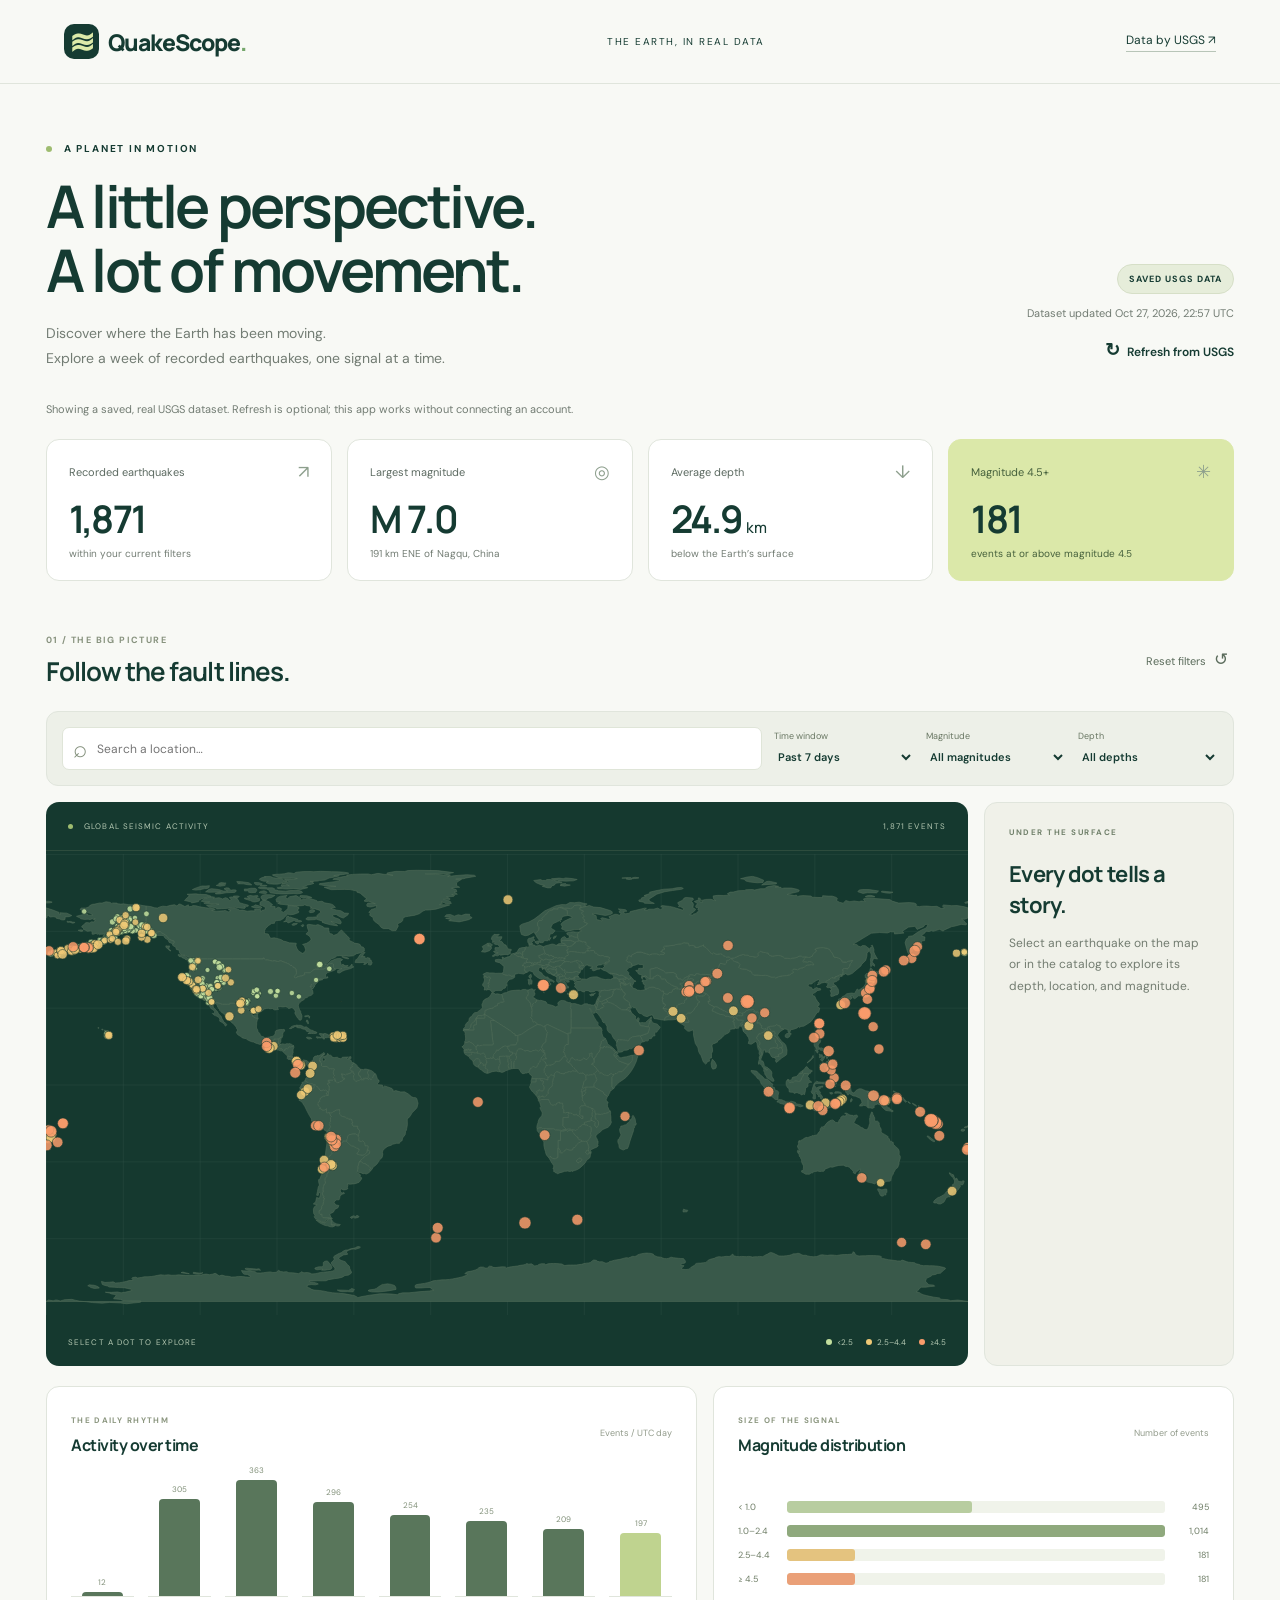
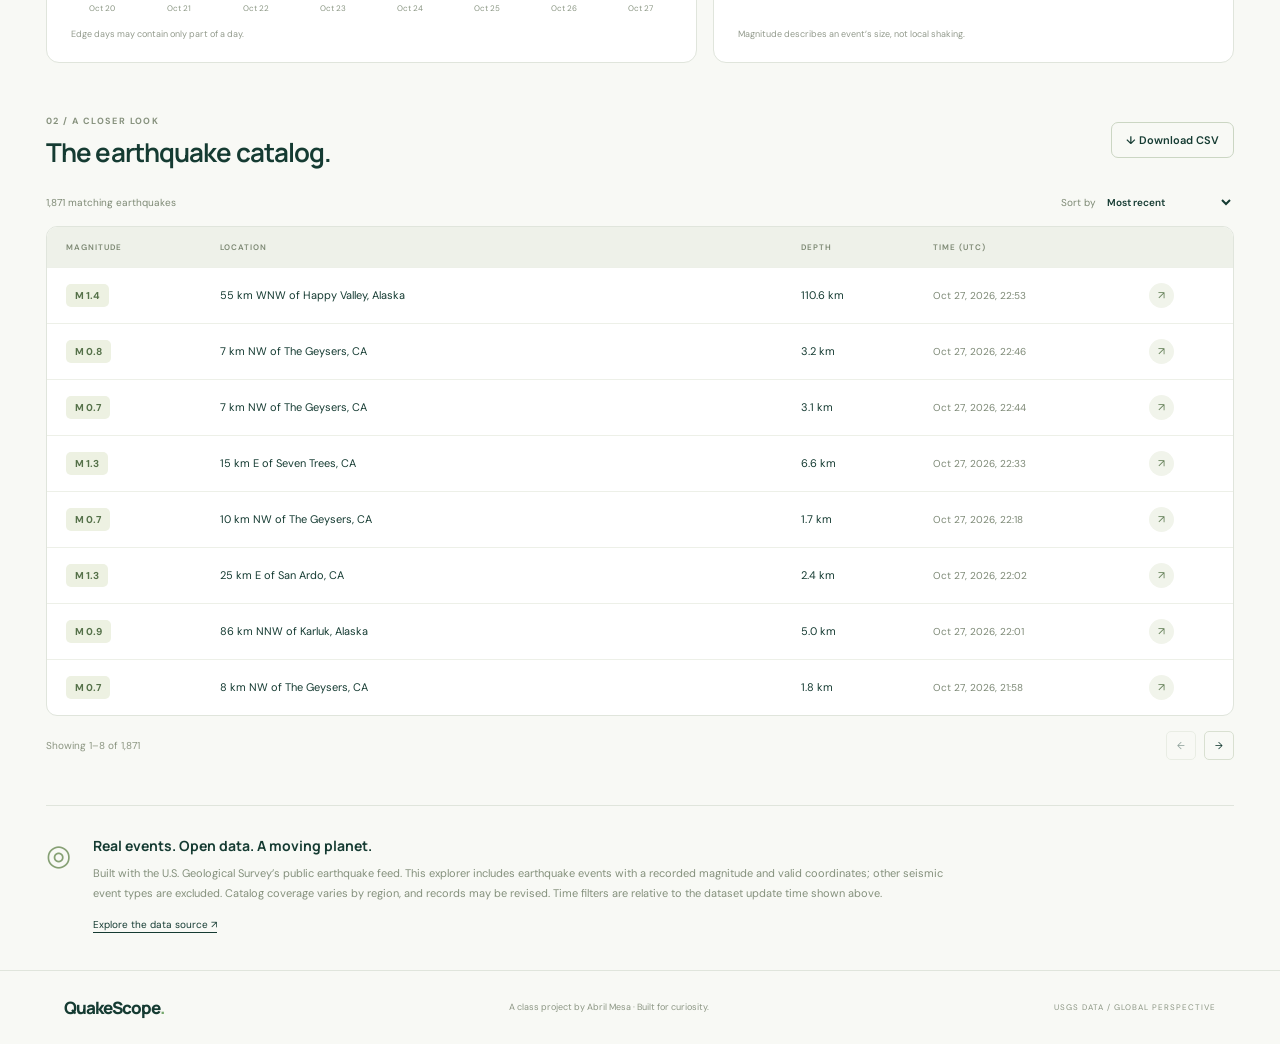
<file: index.html>
<!doctype html>
<html lang="en">
<head>
  <meta charset="utf-8"><meta name="viewport" content="width=device-width, initial-scale=1">
  <meta name="description" content="Explore real earthquake data from the US Geological Survey with an interactive world map, charts, and a searchable catalog.">
  <meta name="theme-color" content="#103c32">
  <title>QuakeScope · A planet in motion</title>
  <link rel="icon" href="favicon.svg" type="image/svg+xml">
  <link rel="stylesheet" href="styles.css">
  <script src="model.js" defer></script><script src="app.js" defer></script>
</head>
<body>
  <header class="topbar"><a class="brand" href="./" aria-label="QuakeScope home"><span class="brand-icon">≋</span> QuakeScope<span class="brand-dot">.</span></a><span class="top-label">THE EARTH, IN REAL DATA</span><a class="source-link" href="https://earthquake.usgs.gov/earthquakes/feed/v1.0/geojson.php" target="_blank" rel="noopener">Data by USGS <span aria-hidden="true">↗</span></a></header>
  <main>
    <section class="intro"><div><div class="eyebrow"><span class="tiny-dot"></span> A PLANET IN MOTION</div><h1>A little perspective.<br>A lot of movement.</h1><p>Discover where the Earth has been moving.<br class="desktop-break"> Explore a week of recorded earthquakes, one signal at a time.</p></div><aside class="data-note"><div class="status-pill" id="data-mode">LOADING DATA</div><p id="snapshot-date">Opening the USGS dataset…</p><button class="refresh" id="refresh" disabled><span aria-hidden="true">↻</span> Refresh from USGS</button></aside></section>
    <div class="notice" id="notice" role="status" aria-live="polite">Loading earthquake records…</div>
    <section class="stats" aria-label="Earthquake summary">
      <article class="stat"><div class="stat-label">Recorded earthquakes <span>↗</span></div><div class="stat-value" id="stat-count">—</div><p>within your current filters</p></article>
      <article class="stat"><div class="stat-label">Largest magnitude <span>◎</span></div><div class="stat-value" id="stat-largest">—</div><p id="largest-place">moment of greatest magnitude</p></article>
      <article class="stat"><div class="stat-label">Average depth <span>↓</span></div><div class="stat-value" id="stat-depth">—</div><p>below the Earth’s surface</p></article>
      <article class="stat accent"><div class="stat-label">Magnitude 4.5+ <span>✳</span></div><div class="stat-value" id="stat-strong">—</div><p>events at or above magnitude 4.5</p></article>
    </section>
    <section class="explorer" aria-label="Explore earthquakes">
      <div class="section-heading"><div><span class="eyebrow">01 / THE BIG PICTURE</span><h2>Follow the fault lines.</h2></div><button class="text-button" id="reset" disabled>Reset filters <span aria-hidden="true">↺</span></button></div>
      <div class="filters"><label class="search"><span aria-hidden="true">⌕</span><input id="search" type="search" placeholder="Search a location…" aria-label="Search earthquake locations" disabled></label><label>Time window<select id="period" disabled><option value="168">Past 7 days</option><option value="72">Past 72 hours</option><option value="24">Past 24 hours</option></select></label><label>Magnitude<select id="magnitude" disabled><option value="all">All magnitudes</option><option value="2.5">2.5 and above</option><option value="4.5">4.5 and above</option><option value="6">6.0 and above</option></select></label><label>Depth<select id="depth" disabled><option value="all">All depths</option><option value="shallow">Shallow · ≤70 km</option><option value="deep">Deep · >70 km</option></select></label></div>
      <div class="map-grid"><div class="map-panel"><div class="map-top"><span><span class="tiny-dot"></span> GLOBAL SEISMIC ACTIVITY</span><span id="map-count">— EVENTS</span></div><div id="map" class="map-container"><svg id="world-map" viewBox="0 0 1000 500" role="group" aria-label="World earthquake map. Select a plotted event to view its details."><defs><pattern id="grid" width="83.3333" height="83.3333" patternUnits="userSpaceOnUse"><path d="M 83.3333 0 L 0 0 0 83.3333" fill="none" stroke="#36584d" stroke-width="0.6"/></pattern></defs><rect width="1000" height="500" fill="url(#grid)"/><g id="land"></g><g id="points"></g></svg></div><div class="map-bottom"><span>SELECT A DOT TO EXPLORE</span><div class="legend"><span><i class="low"></i> &lt;2.5</span><span><i class="mid"></i> 2.5–4.4</span><span><i class="high"></i> ≥4.5</span></div></div></div>
      <aside class="event-detail" aria-live="polite"><div class="eyebrow">UNDER THE SURFACE</div><div id="event-details"><h3>Every dot tells a story.</h3><p>Select an earthquake on the map or in the catalog to explore its depth, location, and magnitude.</p></div></aside></div>
    </section>
    <section class="charts-grid" aria-label="Data visualizations"><article class="chart-card"><div class="chart-header"><div><span class="eyebrow">THE DAILY RHYTHM</span><h3>Activity over time</h3></div><span class="chart-unit">Events / UTC day</span></div><div id="timeline" class="timeline" role="img" aria-label="Earthquakes per day"></div><p class="chart-footnote">Edge days may contain only part of a day.</p></article><article class="chart-card"><div class="chart-header"><div><span class="eyebrow">SIZE OF THE SIGNAL</span><h3>Magnitude distribution</h3></div><span class="chart-unit">Number of events</span></div><div id="distribution" class="distribution" role="img" aria-label="Earthquakes by magnitude"></div><p class="chart-footnote">Magnitude describes an event’s size, not local shaking.</p></article></section>
    <section class="catalog"><div class="section-heading"><div><span class="eyebrow">02 / A CLOSER LOOK</span><h2>The earthquake catalog.</h2></div><button class="download-button" id="download" disabled>↓ Download CSV</button></div><div class="catalog-tools"><p id="results-count" role="status" aria-live="polite">Loading records…</p><label>Sort by <select id="sort" disabled><option value="recent">Most recent</option><option value="magnitude">Largest magnitude</option><option value="depth">Deepest first</option></select></label></div><div class="table-wrapper"><table><thead><tr><th scope="col">Magnitude</th><th scope="col">Location</th><th scope="col">Depth</th><th scope="col">Time (UTC)</th><th scope="col"><span class="sr-only">Details</span></th></tr></thead><tbody id="events"></tbody></table><div id="empty" class="empty" hidden>No earthquakes match these filters. Try another location or reset your filters.</div></div><div class="pagination"><span id="page-info">—</span><div><button id="previous" aria-label="Previous page" disabled>←</button><button id="next" aria-label="Next page" disabled>→</button></div></div></section>
    <section class="about"><span class="about-icon" aria-hidden="true">◎</span><div><h3>Real events. Open data. A moving planet.</h3><p>Built with the U.S. Geological Survey’s public earthquake feed. This explorer includes earthquake events with a recorded magnitude and valid coordinates; other seismic event types are excluded. Catalog coverage varies by region, and records may be revised. Time filters are relative to the dataset update time shown above.</p><a href="https://earthquake.usgs.gov/earthquakes/feed/v1.0/geojson.php" target="_blank" rel="noopener">Explore the data source ↗</a></div></section>
  </main>
  <footer><a class="brand" href="./">QuakeScope<span class="brand-dot">.</span></a><span>A class project by Abril Mesa · Built for curiosity.</span><span>USGS DATA / GLOBAL PERSPECTIVE</span></footer>
</body></html>
</file>
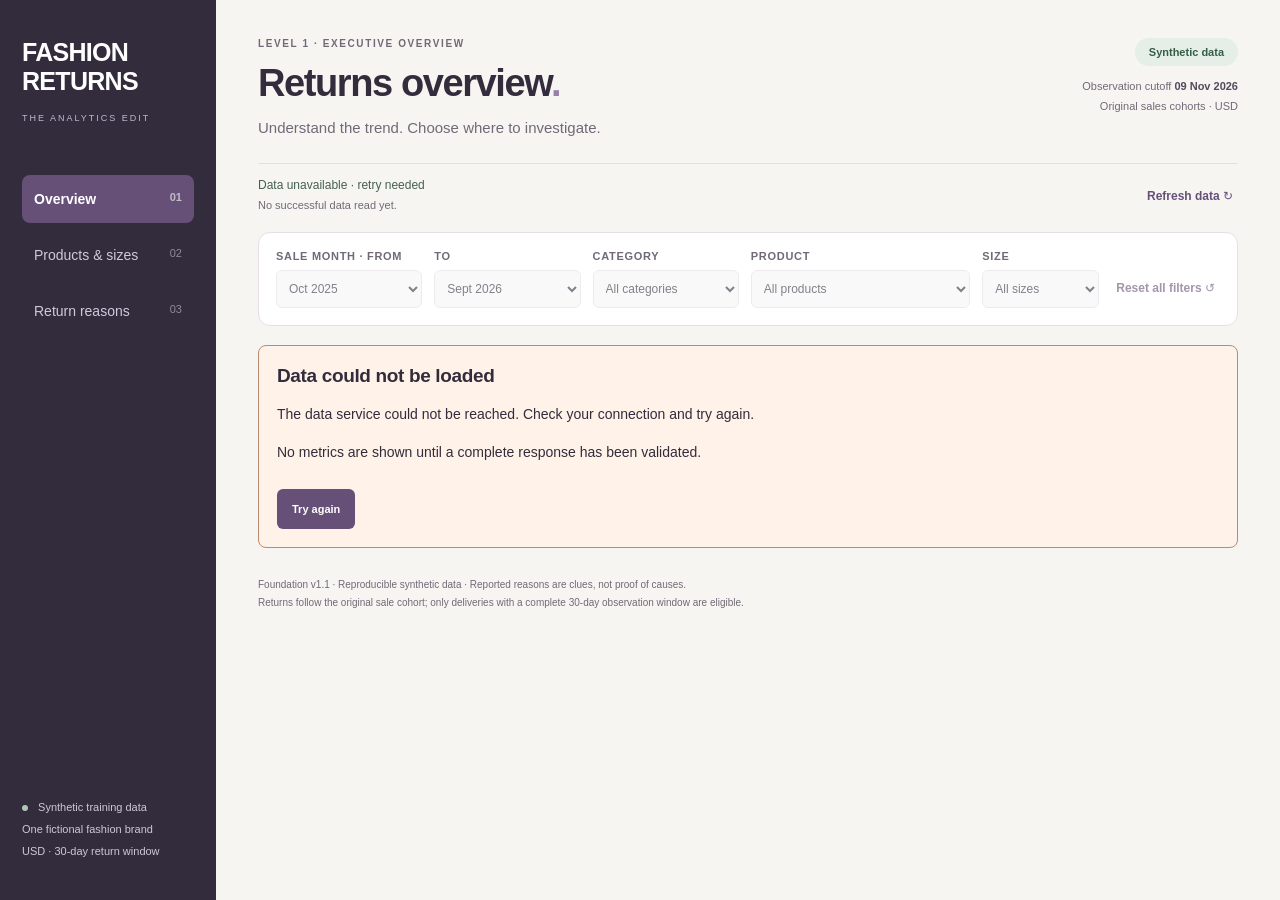
<file: fashion-returns/index.html>
<!doctype html>
<html lang="en"><head><meta charset="UTF-8"><meta name="viewport" content="width=device-width,initial-scale=1"><meta name="theme-color" content="#332c3c"><title>Fashion Returns · Analytics</title><link rel="stylesheet" href="styles.css"><script src="config.js"></script><script type="module" src="app.js"></script></head>
<body><a class="skip" href="#main">Skip to content</a>
<aside class="sidebar"><a class="brand" href="#view=overview" data-view="overview">FASHION<br> RETURNS<span>THE ANALYTICS EDIT</span></a><nav aria-label="Main navigation"><button data-view="overview" class="active">Overview <span>01</span></button><button data-view="products">Products & sizes <span>02</span></button><button data-view="reasons">Return reasons <span>03</span></button></nav><div class="sidebar-note"><span class="dot"></span> Synthetic training data<br>One fictional fashion brand<br>USD · 30-day return window</div></aside>
<main id="main" tabindex="-1"><header><div><p class="eyebrow" id="level-label">LEVEL 1 · EXECUTIVE OVERVIEW</p><h1 id="page-title" tabindex="-1">Returns overview<span>.</span></h1><p class="subtitle" id="page-subtitle">Understand the trend. Choose where to investigate.</p></div><div class="source-label"><span class="badge">Synthetic data</span><p>Observation cutoff <strong>09 Nov 2026</strong><br>Original sales cohorts · USD</p></div></header>
<section class="connection" aria-label="Data status"><div><span id="source-status" role="status" aria-live="polite" aria-atomic="true">Connecting to data…</span><small id="freshness"></small></div><button id="reload" class="text-button">Refresh data ↻</button></section>
<div id="notice" role="status" aria-live="polite" hidden></div>
<form id="filters" class="filters" aria-label="Sales cohort filters"><div><label for="start">SALE MONTH · FROM</label><select id="start"></select></div><div><label for="end">TO</label><select id="end"></select></div><div><label for="category">CATEGORY</label><select id="category"><option value="">All categories</option></select></div><div><label for="product">PRODUCT</label><select id="product"><option value="">All products</option></select></div><div><label for="size">SIZE</label><select id="size"><option value="">All sizes</option></select></div><button id="reset" type="button" class="text-button">Reset all filters ↺</button></form>
<p class="context" id="context" role="status" aria-live="polite"></p>
<div id="content" aria-busy="true"><p class="loading" role="status">Loading the approved data foundation…</p></div>
<footer>Foundation v1.1 · Reproducible synthetic data · Reported reasons are clues, not proof of causes.<br>Returns follow the original sale cohort; only deliveries with a complete 30-day observation window are eligible.</footer></main>
<dialog id="metric-dialog" aria-labelledby="metric-title" aria-describedby="metric-definition"><form method="dialog"><button aria-label="Close metric definition" class="close">×</button></form><h2 id="metric-title"></h2><p id="metric-definition"></p></dialog>

<dialog id="finding-menu" aria-labelledby="finding-title"><form method="dialog"><button class="close" aria-label="Close KPI actions">×</button></form><h2 id="finding-title"></h2><p id="finding-scope"></p><button class="button" id="share-finding">Share finding</button></dialog>
<dialog id="email-connection" aria-labelledby="email-title"><form method="dialog"><button class="close" aria-label="Close email connection">×</button></form><h2 id="email-title">Share finding · Email connection</h2><p id="email-context" class="email-scope"></p><p><strong>Checkpoint 1: connect your sender.</strong> This screen can inspect settings and make a read-only Resend check. No email-send action is enabled.</p><p id="email-status" role="status" aria-live="polite"></p><p id="email-recipient"></p><p id="email-checked"></p><div id="lab-phrase-wrap" hidden><label for="lab-phrase">Lab access phrase (not the Resend API key)</label><input id="lab-phrase" type="password" autocomplete="off" maxlength="256"><small>Used for this request only; cleared after checking or closing. Never enter your Resend API key here.</small></div><div class="email-buttons"><button class="button secondary" id="email-refresh-status">Refresh settings status</button><button class="button" id="email-check">Check connection · no email sent</button></div><details><summary>Server settings you enter in Vercel</summary><p>Production settings: RESEND_API_KEY (Full access key, entered only in Vercel); LAB_EMAIL_TO (your Resend account email); LAB_ACCESS_KEY (a random phrase of 32–256 characters). Redeploy after saving. Sender: onboarding@resend.dev. Other recipients require an appropriately verified sending domain.</p><p>Configured settings do not prove permission to send/read an email or actual inbox receipt. Those are checked in later checkpoints.</p></details></dialog>
<dialog id="record-dialog" aria-labelledby="record-title"><form method="dialog"><button class="close" aria-label="Close record detail">×</button></form><h2 id="record-title">Record detail · sales.units_sold</h2><p id="record-scope" class="email-scope"></p><p><strong>Protected read/write path.</strong> The browser never holds a database key. Requests go to this app's server function, which checks your lab access phrase and calls Supabase with a server-only secret key. Data is synthetic.</p><p id="record-status" role="status" aria-live="polite"></p><div class="record-phrase"><label for="record-phrase">Lab access phrase (kept in this tab's memory only; cleared on close)</label><input id="record-phrase" type="password" autocomplete="off" maxlength="256"></div><div class="email-buttons"><button class="button" id="record-load-lines">Read sale lines</button></div><div id="record-lines"></div><div id="record-detail"></div></dialog>
<dialog id="trello-dialog" aria-labelledby="trello-title"><form method="dialog"><button class="close" aria-label="Close follow-up task">×</button></form><h2 id="trello-title">Follow-up task · Trello</h2><p id="trello-scope" class="email-scope"></p><p><strong>Server-side connection.</strong> Your Trello key and token stay in Vercel. The browser only sends your lab access phrase; the destination list is fixed on the server (TRELLO_LIST_ID).</p><p id="trello-status" role="status" aria-live="polite"></p><div id="trello-destination"></div><div class="record-phrase"><label for="trello-phrase">Lab access phrase (kept in this tab's memory only; cleared on close)</label><input id="trello-phrase" type="password" autocomplete="off" maxlength="256"></div><div class="email-buttons"><button class="button secondary" id="trello-inspect" type="button">Check destination · no card created</button></div><form id="trello-form" class="record-edit"><h3>Card content (editable)</h3><label for="trello-card-title">Title (one line, max 200)</label><input id="trello-card-title" maxlength="200" required><label for="trello-card-desc">Description: evidence, requested next step, useful response</label><textarea id="trello-card-desc" rows="14" maxlength="8000" required></textarea><button class="button" type="submit">Review card →</button></form><div id="trello-review"></div></dialog>
</body></html>
</file>
<file: styles.css>
@import url('https://fonts.googleapis.com/css2?family=DM+Sans:wght@400;450;500;550;600;650;700&family=Manrope:wght@400;500;600;650;700;750;800&display=swap');
:root{--paper:#f8f9f5;--ink:#153b32;--muted:#727c73;--line:#e0e5dc;--green:#2f6652;--mint:#dbe8a9;--orange:#f7a36c}*{box-sizing:border-box}body{margin:0;background:var(--paper);color:var(--ink);font:14px 'DM Sans',Arial,sans-serif}a{color:inherit}button,input,select{font:inherit}button,a,select,input{-webkit-tap-highlight-color:transparent}button{cursor:pointer}button:disabled{cursor:default;opacity:.45}button:focus-visible,a:focus-visible,select:focus-visible,input:focus-visible,svg circle:focus-visible{outline:3px solid #d57540;outline-offset:4px}.topbar{max-width:1400px;margin:auto;padding:24px 5%;display:flex;justify-content:space-between;align-items:center;border-bottom:1px solid var(--line)}.brand{display:flex;align-items:center;text-decoration:none;font:800 23px 'Manrope',Arial,sans-serif;letter-spacing:-1px}.brand-icon{display:grid;place-items:center;background:var(--ink);color:#dceaa9;width:35px;height:35px;margin-right:9px;border-radius:10px;font-size:31px;line-height:1}.brand-dot{color:#75a76c}.top-label,.source-link{font-size:10px;letter-spacing:1.5px}.source-link{letter-spacing:0;font-size:12px;text-decoration:none;border-bottom:1px solid #b8c5b8;padding-bottom:3px}main{max-width:1260px;margin:auto;padding:0 36px}.intro{display:flex;justify-content:space-between;gap:20px;align-items:flex-end;padding:58px 0 31px}.eyebrow{font-size:10px;font-weight:700;letter-spacing:1.8px}.tiny-dot{display:inline-block;background:#9ebc70;border-radius:50%;width:6px;height:6px;margin-right:8px}.intro h1{font:650 clamp(38px,4.6vw,59px)/1.08 'Manrope',Arial,sans-serif;letter-spacing:-2.8px;margin:19px 0 20px}.intro p{color:var(--muted);line-height:1.75;font-size:14px;margin:0}.data-note{text-align:right;padding-bottom:3px;max-width:300px}.status-pill{display:inline-block;font-size:9px;font-weight:700;letter-spacing:1px;background:#e6edda;border:1px solid #d6dfc7;border-radius:100px;padding:8px 11px}.data-note p{font-size:11px;line-height:1.6;margin:11px 0}.refresh{border:0;background:transparent;color:var(--ink);padding:5px 0;font-weight:600;font-size:12px}.refresh span{font-size:18px;margin-right:4px}.notice{font-size:11px;line-height:1.6;color:var(--muted);padding:0 0 20px}.notice.error{color:#a73c29}.stats{display:grid;grid-template-columns:repeat(4,1fr);gap:15px;margin-bottom:48px}.stat{background:#fff;border:1px solid var(--line);padding:20px 22px;border-radius:13px;min-width:0}.stat-label{font-size:11px;color:#5c6a61;display:flex;justify-content:space-between;gap:8px;align-items:center}.stat-label span{font-size:18px;color:#8d9f8d}.stat-value{font:650 38px/1.2 'Manrope',Arial,sans-serif;letter-spacing:-1.5px;margin:12px 0 6px}.stat-value small{font-size:15px;letter-spacing:0;font-weight:500}.stat p{font-size:10px;color:var(--muted);margin:0;overflow:hidden;text-overflow:ellipsis;white-space:nowrap}.stat.accent{background:var(--mint);border-color:var(--mint)}.accent .stat-label,.accent p{color:#45603c}.section-heading{display:flex;justify-content:space-between;align-items:center;gap:15px;margin-bottom:22px}.section-heading .eyebrow{color:#87927e;font-size:9px;letter-spacing:1.4px}h2{font:650 26px/1.3 'Manrope',Arial,sans-serif;letter-spacing:-.9px;margin:8px 0 0}h3{font-family:'Manrope',Arial,sans-serif}.text-button{border:0;background:transparent;color:#5b6c5c;font-size:11px}.text-button span{font-size:17px;margin-left:5px}.filters{display:flex;gap:12px;padding:15px;background:#edf0e8;border:1px solid var(--line);border-radius:12px;margin-bottom:16px;align-items:center}.filters>label{display:flex;flex-direction:column;font-size:9px;color:#697763;gap:4px;min-width:140px}.filters .search{flex:1;display:flex;flex-direction:row;align-items:center;gap:8px;background:white;border:1px solid #dfe5d8;border-radius:7px;padding:0 10px;min-width:160px;height:43px}.search span{font-size:24px;color:#83907c}.search input{width:100%;border:0;background:transparent;outline-offset:1px;font-size:12px;min-width:0;color:var(--ink)}select{border:0;color:var(--ink);font-size:11px;background:transparent;max-width:100%;padding:3px 20px 3px 0;cursor:pointer}.filters select{font-weight:600}.map-grid{display:grid;grid-template-columns:minmax(0,1fr) 250px;gap:16px}.map-panel{background:#15392f;border-radius:13px;overflow:hidden;display:flex;flex-direction:column;justify-content:space-between}.map-top,.map-bottom{display:flex;justify-content:space-between;gap:10px;padding:19px 22px;color:#b4c8b2;font-size:8px;letter-spacing:1.1px}.map-top{border-bottom:1px solid #2d4c3d}.map-top .tiny-dot{width:5px;height:5px}.map-container{position:relative;width:100%;padding:3px 0}#world-map{width:100%;height:auto;display:block}#land path{fill:#39594a;stroke:#526e5a;stroke-width:.6;stroke-linejoin:round}#points circle{cursor:pointer;stroke:#19392f;stroke-width:.7;opacity:.85;transition:opacity .15s}#points circle:hover,#points circle.selected{stroke:white;stroke-width:1.5;opacity:1}.legend{display:flex;gap:13px;letter-spacing:0}.legend span{display:flex;align-items:center;gap:5px}.legend i{width:6px;height:6px;border-radius:50%;display:inline-block}.low{background:#c3df9e}.mid{background:#efc976}.high{background:#fa9c6b}.event-detail{border:1px solid var(--line);border-radius:13px;padding:24px;background:#f0f1e9}.event-detail>.eyebrow{font-size:8px;letter-spacing:1.5px;color:#71816b}.event-detail h3{font-size:22px;line-height:1.4;letter-spacing:-.7px;margin:22px 0 12px}.event-detail p{font-size:12px;line-height:1.8;color:#727c70}.event-magnitude{font:650 55px/1.1 'Manrope',Arial,sans-serif;letter-spacing:-2px;margin:23px 0 10px}.event-magnitude span{font-size:13px;letter-spacing:0;margin-right:4px;color:#849276}.event-title{font-size:15px!important;margin-top:10px!important;letter-spacing:-.3px!important}.event-detail dl{margin:22px 0;display:grid;grid-template-columns:1fr 1fr;gap:15px 9px}.event-detail dt{font-size:8px;color:#758170;letter-spacing:.8px;margin-bottom:5px}.event-detail dd{font-size:11px;margin:0;line-height:1.6}.event-link{font-size:10px;font-weight:600;text-underline-offset:4px}.charts-grid{display:grid;grid-template-columns:1.25fr 1fr;gap:16px;margin:20px 0 47px}.chart-card{border:1px solid var(--line);border-radius:13px;background:white;padding:22px 24px}.chart-header{display:flex;justify-content:space-between;align-items:center;gap:12px}.chart-header .eyebrow{font-size:8px;letter-spacing:1.3px;color:#8b967f}.chart-header h3{font-size:16px;margin:7px 0 0;letter-spacing:-.5px}.chart-unit{font-size:9px;color:#929b8b}.timeline{height:157px;display:flex;gap:14px;align-items:stretch;padding-top:24px}.bar-column{flex:1;min-width:0;display:flex;flex-direction:column;align-items:center;justify-content:flex-end;gap:6px}.bar-track{flex:1;width:100%;display:flex;align-items:flex-end;justify-content:center;border-bottom:1px solid var(--line)}.bar{background:#59765b;width:65%;max-width:42px;border-radius:4px 4px 0 0;min-height:0;position:relative}.bar-column:last-child .bar{background:#bfd38f}.bar-count{font-size:8px;color:#819079;text-align:center;width:100%;position:absolute;top:-15px}.bar-label{font-size:8px;color:#8a9683;white-space:nowrap}.distribution{height:157px;display:flex;flex-direction:column;justify-content:center;gap:12px;padding-top:16px}.distribution-row{display:grid;grid-template-columns:40px 1fr 35px;gap:9px;align-items:center;font-size:9px;color:#6e7d66}.dist-track{height:12px;border-radius:3px;background:#f0f3ea;overflow:hidden}.dist-fill{height:100%;border-radius:3px}.dist-count{text-align:right;font-variant-numeric:tabular-nums}.chart-footnote{font-size:9px;color:#929a8c;margin:15px 0 0}.download-button{border:1px solid #cbd6c3;padding:10px 14px;border-radius:7px;background:transparent;color:var(--ink);font-size:11px;font-weight:600}.catalog-tools{display:flex;justify-content:space-between;align-items:center;gap:10px;margin-bottom:13px;color:#7d8974;font-size:10px}.catalog-tools p{margin:0}.catalog-tools label{display:flex;gap:7px;align-items:center}.catalog-tools select{font-size:10px;font-weight:600}.table-wrapper{border:1px solid var(--line);border-radius:11px;overflow:auto;background:white}table{width:100%;border-collapse:collapse;text-align:left}th{background:#eef1e9;color:#7c8873;text-transform:uppercase;font-size:8px;letter-spacing:1px;font-weight:600;padding:15px 19px;white-space:nowrap}td{padding:15px 19px;border-top:1px solid #edf0e8;font-size:11px;white-space:nowrap}td.location{white-space:normal;width:49%;line-height:1.6}td.time{font-size:10px;color:#7c8875}.mag-badge{display:inline-block;padding:5px 9px;border-radius:5px;font-weight:700;font-size:10px;background:#edf1e2;color:#557149;font-variant-numeric:tabular-nums}.mag-badge.medium{background:#fcf0d8;color:#98723b}.mag-badge.strong{background:#fde7dc;color:#b06843}.row-detail{border:0;background:#f1f4eb;color:#668159;border-radius:50%;width:25px;height:25px}tr.selected{background:#f3f7e9}.pagination{display:flex;justify-content:space-between;align-items:center;font-size:10px;color:#8b9581;padding:15px 0}.pagination div{display:flex;gap:8px}.pagination button{width:30px;height:29px;background:transparent;border:1px solid #d9e0d1;border-radius:5px;color:var(--ink)}.empty{padding:38px 20px;text-align:center;color:var(--muted);font-size:12px}.about{display:flex;gap:22px;border-top:1px solid var(--line);padding:30px 0 38px;margin-top:30px}.about-icon{font-size:29px;color:#86a074}.about h3{font-size:14px;margin:0 0 8px}.about p{font-size:11px;color:#84907c;line-height:1.85;max-width:850px;margin:0 0 10px}.about a{font-size:10px;text-underline-offset:4px}footer{max-width:1400px;margin:auto;padding:25px 5%;border-top:1px solid var(--line);display:flex;align-items:center;justify-content:space-between;gap:15px;color:#8c9684;font-size:9px}footer .brand{font-size:17px;color:var(--ink)}footer>span:last-child{letter-spacing:1px;font-size:8px}.sr-only{position:absolute;width:1px;height:1px;padding:0;margin:-1px;overflow:hidden;clip:rect(0,0,0,0);white-space:nowrap;border:0}[hidden]{display:none!important}@media(min-width:1500px){main{max-width:1320px}.intro{padding-top:65px}}@media(max-width:950px){.stats{gap:10px}.stat{padding:17px 15px}.stat-value{font-size:31px}.map-grid{grid-template-columns:minmax(0,1fr) 210px}.event-detail{padding:19px}.filters{flex-wrap:wrap}.filters .search{flex-basis:100%}.filters>label{flex:1;min-width:110px}.top-label{display:none}.charts-grid{grid-template-columns:1fr 1fr}.chart-card{padding:18px}.chart-unit{display:none}.map-bottom{font-size:7px;padding:15px}.map-top{font-size:7px;padding:15px}main{padding:0 25px}}@media(max-width:650px){main{padding:0 18px}.topbar{padding:19px 18px}.brand{font-size:21px}.source-link{font-size:10px}.intro{padding-top:34px;display:block}.intro h1{font-size:41px;letter-spacing:-1.9px}.intro p{font-size:12px}.data-note{text-align:left;margin-top:23px;max-width:100%;display:flex;align-items:center;flex-wrap:wrap;gap:8px 14px}.data-note p{font-size:9px;flex-basis:100%;margin:0;order:3}.refresh{font-size:11px}.stats{grid-template-columns:1fr 1fr;margin-bottom:32px;gap:10px}.stat-value{font-size:31px;margin-top:10px}.stat-label{font-size:10px}.stat p{font-size:9px}.stat{padding:16px}.notice{padding-bottom:17px;font-size:10px}h2{font-size:23px}.filters{padding:12px;gap:12px 8px}.filters>label{min-width:80px;font-size:8px}.filters select{font-size:9px;width:100%;padding-right:12px}.map-grid{grid-template-columns:1fr}.event-detail{padding:20px}.event-detail h3{margin-top:12px;font-size:19px}.event-detail dl{grid-template-columns:repeat(4,1fr);margin:13px 0}.event-magnitude{font-size:36px;margin:10px 0}.event-detail p{margin-bottom:0}.event-title{margin:8px 0!important}.charts-grid{grid-template-columns:1fr;margin-bottom:33px}.chart-header h3{font-size:16px}.chart-unit{display:block}.timeline{height:145px}.chart-card{padding:21px}.section-heading{gap:12px}th,td{padding:14px 12px}td.location{min-width:150px}.download-button{font-size:9px;padding:9px;white-space:nowrap}.catalog-tools{font-size:9px}.catalog-tools select{font-size:9px}.catalog-tools label{white-space:nowrap}.about{gap:13px}.about p{font-size:10px}.about h3{font-size:12px}footer{flex-wrap:wrap;padding:22px 18px;font-size:8px}footer>span:last-child{display:none}}
</file>
<file: fashion-returns/styles.css>
:root{font-family:Arial,Helvetica,sans-serif;color:#332c3c;background:#f7f5f2;font-synthesis:none;--plum:#665078;--muted:#716977;--border:#e4dfe6;--sage:#e6eee8;--warm:#a9775b}*{box-sizing:border-box}body{margin:0}button,select{font:inherit}button,a,select{touch-action:manipulation}button{cursor:pointer}button:disabled,select:disabled{cursor:wait;opacity:.6}button:focus-visible,a:focus-visible,select:focus-visible{outline:3px solid #9274aa;outline-offset:4px}a{color:var(--plum)}.skip{position:absolute;top:-100px;left:15px;background:white;padding:15px;z-index:5}.skip:focus{top:15px}.sidebar{background:#332c3c;color:#eee9ef;position:fixed;inset:0 auto 0 0;width:216px;padding:38px 22px;display:flex;flex-direction:column}.brand{font-size:25px;font-weight:800;line-height:1.15;letter-spacing:-.7px;text-decoration:none;color:white}.brand span{display:block;font-size:9px;letter-spacing:2px;font-weight:400;margin-top:17px;color:#c4b8cf}.sidebar nav{display:grid;gap:8px;margin-top:52px}.sidebar nav button{border:0;background:transparent;text-align:left;color:#d3c8db;padding:16px 12px;border-radius:8px;font-size:14px;display:flex;justify-content:space-between;gap:7px}.sidebar nav button span{font-size:11px;opacity:.6}.sidebar nav button.active{background:#665078;color:white;font-weight:700}.sidebar nav button:hover{background:#594765;color:white}.sidebar-note{margin-top:auto;font-size:11px;line-height:2;color:#d0c6d6}.dot{display:inline-block;width:6px;height:6px;border-radius:50%;background:#adc5b3;margin-right:7px}main{margin-left:216px;padding:38px 42px 24px;max-width:1736px}header{display:flex;justify-content:space-between;gap:20px;margin-bottom:24px}.eyebrow{font-size:10px;letter-spacing:1.6px;font-weight:700;color:var(--muted);margin:0 0 14px}h1{font-size:38px;letter-spacing:-1.4px;line-height:1.1;margin:0 0 12px}h1 span{color:#987fa9}.subtitle{color:var(--muted);font-size:15px;margin:0;line-height:1.5}.source-label{text-align:right;min-width:220px}.badge{border-radius:30px;background:var(--sage);color:#355d46;padding:8px 14px;display:inline-block;font-size:11px;font-weight:700}.source-label p{font-size:11px;color:var(--muted);line-height:1.8;margin-bottom:0}.source-label strong{font-weight:600;color:#55495e}.connection{display:flex;justify-content:space-between;align-items:center;border-top:1px solid var(--border);padding:12px 0 16px;gap:16px}.connection div{font-size:11px;color:#45614f}.connection small{display:block;color:var(--muted);font-size:10px;margin-top:5px}.text-button{background:none;border:0;color:var(--plum);font-size:12px;font-weight:700;padding:8px 5px;white-space:nowrap}.filters{background:white;border:1px solid var(--border);border-radius:12px;padding:17px;display:grid;grid-template-columns:1fr 1fr 1fr 1.5fr .8fr auto;gap:12px;align-items:end}.filters label{display:block;font-size:9px;letter-spacing:.7px;font-weight:700;color:var(--muted);margin-bottom:8px}.filters select{width:100%;min-width:0;background:#f8f6f8;border:1px solid var(--border);color:#332c3c;border-radius:6px;padding:10px 8px;font-size:12px}.context{font-size:11px;color:var(--muted);margin:12px 0 19px;line-height:1.6}.kpis{display:grid;grid-template-columns:repeat(4,minmax(0,1fr));gap:16px;margin-bottom:24px}.card{background:white;border:1px solid var(--border);border-radius:12px;padding:22px}.kpi{padding:20px;display:flex;flex-direction:column;min-height:176px}.kpi.primary{background:#efe9f4}.kpi-label{font-size:12px;font-weight:700;display:flex;justify-content:space-between;align-items:center;gap:5px}.help{border:1px solid #bdb2c6;background:transparent;border-radius:50%;height:19px;min-width:19px;line-height:16px;padding:0;color:var(--plum);font-size:11px}.kpi-value{font-size:34px;letter-spacing:-1.2px;font-weight:700;margin-top:14px;font-variant-numeric:tabular-nums;white-space:nowrap}.kpi-value.money{font-size:27px;letter-spacing:-.9px}.kpi-note{font-size:10px;color:var(--muted);line-height:1.6;margin:8px 0 12px}.kpi-link{padding:0;background:transparent;border:0;color:var(--plum);font-size:10px;font-weight:700;text-align:left;margin-top:auto}.charts{display:grid;grid-template-columns:minmax(0,1.5fr) minmax(0,1fr);gap:20px;margin-bottom:22px}h2{font-size:19px;line-height:1.3;letter-spacing:-.35px;margin:0 0 7px}.chart-sub{font-size:11px;color:var(--muted);line-height:1.6;margin:0}.chart-card{padding:22px;min-width:0;display:flex;flex-direction:column}.trend{width:100%;height:auto;display:block;margin:20px 0 5px;overflow:visible}.trend .point{cursor:pointer}.trend .point circle{fill:#665078;stroke:white;stroke-width:2}.trend .point:hover circle,.trend .point:focus circle{fill:#a9775b;r:7}.trend .point:focus{outline:none}.comparison{background:#f5f1f7;border-radius:8px;padding:13px 14px;margin-top:auto;font-size:11px;color:#574061;line-height:1.6}.comparison strong{font-weight:700}.comparison small{display:block;color:var(--muted);font-size:10px;margin-top:3px}.chart-detail{font-size:10px;color:var(--muted);margin:8px 0 0;min-height:16px;line-height:1.5}.category-list{margin:29px 0 16px;display:grid;gap:22px}.category-row{display:block;width:100%;background:none;border:0;text-align:left;color:inherit;padding:0}.category-header{display:flex;justify-content:space-between;font-size:12px;font-weight:700;margin-bottom:10px;gap:12px}.track{display:block;position:relative;background:#f0edf3;border-radius:5px;height:15px;overflow:visible}.bar{height:100%;background:#665078;display:block;border-radius:5px}.category-row:first-child .bar{background:#a9775b}.reference{position:absolute;top:-5px;bottom:-5px;border-left:1px dashed #716977;z-index:1}.category-row small{display:block;font-size:10px;color:var(--muted);margin-top:9px}.category-row:hover .category-header{color:#8a5ca2}.category-axis{display:flex;justify-content:space-between;color:var(--muted);font-size:9px;margin-top:5px}.legend{font-size:10px;color:var(--muted);line-height:1.7;margin-top:auto}.legend span{display:inline-block;width:18px;border-top:1px dashed #716977;margin-right:6px;vertical-align:middle}.chart-action{border:0;background:transparent;color:var(--plum);font-size:10px;font-weight:700;padding:7px 0 0;text-align:left}.actions{display:grid;grid-template-columns:1fr 1fr;gap:20px}.actions h2{font-size:17px}.actions p{font-size:11px;color:var(--muted);line-height:1.6;margin:10px 0 16px}.button{background:#665078;border:0;border-radius:6px;color:white;font-size:11px;font-weight:700;padding:11px 15px;text-decoration:none;display:inline-block}.button.secondary{background:#efe9f4;color:#665078}.breadcrumb{font-size:12px;color:var(--plum);margin-bottom:18px}.breadcrumb button{border:0;background:transparent;color:var(--plum);padding:0}.diagnostic-note{font-size:12px;line-height:1.7;color:var(--muted);margin:0 0 20px}.table-scroll{overflow:auto}table{border-collapse:collapse;width:100%;font-size:12px}th,td{text-align:left;padding:14px 12px;border-bottom:1px solid var(--border);white-space:nowrap}th{font-size:10px;color:var(--muted)}td.number{text-align:right;font-variant-numeric:tabular-nums}.empty,.loading{padding:42px;text-align:center;color:var(--muted);line-height:1.7}.empty h2{color:#332c3c}.error{padding:18px;border:1px solid #bb8b71;border-radius:8px;background:#fff3e9;font-size:12px;line-height:1.7;margin-bottom:16px}#notice{padding:13px 16px;border-radius:8px;background:#fff3e9;color:#704d36;font-size:12px;line-height:1.7;margin-bottom:16px}footer{font-size:10px;color:var(--muted);line-height:1.8;margin-top:28px}dialog{border:1px solid var(--border);border-radius:12px;max-width:510px;padding:30px;color:#332c3c;background:white}dialog::backdrop{background:#332c3c77}dialog p{font-size:15px;line-height:1.8}dialog .close{position:absolute;right:15px;top:10px;border:0;background:none;font-size:26px;color:#665078}dialog h2{padding-right:25px}
@media(min-width:1500px){.kpi-value{font-size:40px}.kpi-value.money{font-size:32px}.chart-card{padding:25px}.chart-sub{font-size:13px}.category-header{font-size:14px}.category-row small{font-size:12px}.category-list{gap:25px}.charts{grid-template-columns:1.4fr 1fr}.comparison{font-size:13px}}
@media(max-width:1150px){main{padding:28px 24px}.sidebar{width:186px;padding:30px 18px}main{margin-left:186px}.filters{grid-template-columns:1fr 1fr 1fr}.kpis{gap:10px}.kpi{padding:15px}.kpi-value{font-size:29px}.kpi-value.money{font-size:22px}.charts{grid-template-columns:1.25fr 1fr;gap:14px}.chart-card{padding:18px}h2{font-size:17px}}
@media(max-width:850px){.sidebar{position:static;width:auto;padding:20px 22px;display:block}.brand{font-size:18px;display:block}.brand br{display:none}.brand span,.sidebar-note{display:none}.sidebar nav{display:flex;margin:17px -5px -5px;gap:5px}.sidebar nav button{padding:11px 13px;font-size:12px}.sidebar nav button span{display:none}main{margin-left:0;padding:25px 20px}.charts{grid-template-columns:1.4fr 1fr}.source-label{min-width:170px}h1{font-size:32px}}
@media(max-width:650px){main{padding:24px 16px}header{display:block;margin-bottom:20px}.source-label{text-align:left;display:flex;align-items:center;gap:14px;margin-top:18px}.source-label p{font-size:10px;margin:0}.badge{font-size:10px;white-space:nowrap}.eyebrow{font-size:9px}.subtitle{font-size:13px}.connection{align-items:flex-start}.connection div{font-size:10px;line-height:1.6}.connection small{font-size:9px}.text-button{font-size:11px}.filters{grid-template-columns:1fr 1fr;padding:14px;gap:14px 10px}.filters div:nth-child(4){grid-column:1/-1;grid-row:3}.filters div:nth-child(5){grid-column:2;grid-row:2}.filters button{grid-column:1/-1;text-align:right}.filters select{font-size:13px;padding:11px 8px}.kpis{grid-template-columns:1fr 1fr;gap:10px;margin-bottom:16px}.kpi{min-height:177px;padding:15px 12px}.kpi-label{font-size:11px}.kpi-value{font-size:31px}.kpi-value.money{font-size:22px}.kpi-note{font-size:10px}.kpi-link{font-size:10px;line-height:1.5}.charts,.actions{grid-template-columns:1fr;gap:16px}.chart-card{padding:19px 17px}.chart-sub{font-size:11px}.category-list{gap:24px;margin-top:24px}.category-header{font-size:13px}.category-row small{font-size:11px}.legend{margin-top:12px}.comparison{font-size:11px}.actions .card{padding:20px}.context{font-size:10px}.connection button{font-size:10px}footer{font-size:9px}h2{font-size:18px}.sidebar nav{justify-content:space-between}.sidebar nav button{padding:11px 10px}.trend{margin-top:14px}.category-axis{font-size:10px}dialog{max-width:calc(100% - 30px)}}
@media(prefers-reduced-motion:no-preference){button,.bar{transition:background-color .15s ease}.card{animation:appear .25s ease} @keyframes appear{from{opacity:.4}to{opacity:1}}}

/* Selected critique improvement: make monthly comparison and denominators scannable. */
.comparison{border-left:3px solid #80668f;padding:15px 16px}
.comparison-title{font-size:9px;font-weight:700;letter-spacing:1px;margin:0 0 13px;color:#665078}
.comparison-grid{display:grid;grid-template-columns:1fr 1fr 1fr;gap:12px}
.comparison-grid span{display:block;font-size:10px;color:#716977;margin-bottom:6px;line-height:1.5}
.comparison-grid strong{display:block;font-size:23px;font-weight:700;letter-spacing:-.6px;white-space:nowrap}
.comparison-grid em{font-style:normal;font-size:12px;letter-spacing:0}
.comparison-grid small{font-size:9px;line-height:1.6}
.comparison-basis{font-size:9px;line-height:1.7;color:#716977;margin:12px 0 0;border-top:1px solid #e4dfe6;padding-top:9px}
@media(max-width:1150px){.comparison-grid strong{font-size:19px}.comparison{padding:13px 12px}.comparison-grid{gap:9px}.comparison-grid span{font-size:9px}}
@media(max-width:650px){.comparison-grid strong{font-size:22px}.comparison-grid span{font-size:9px}.comparison-grid{gap:8px}.comparison-basis{font-size:9px}}

.monthly-data{font-size:11px;color:#665078;margin-top:8px}.monthly-data summary{cursor:pointer;padding:7px 0}.monthly-data table{font-size:11px}.monthly-data th,.monthly-data td{padding:10px 8px}
@media(max-width:650px){.trend text{font-size:16px}.trend .month-tick{display:none}.trend .month-0,.trend .month-3,.trend .month-6,.trend .month-9,.trend .month-11{display:block}.trend .year-tick{font-size:14px}}

/* Block02 Exercise04: observed readability, keyboard focus and feedback fixes. */
.help{min-width:32px;width:32px;height:32px;font-size:14px;line-height:28px;flex-shrink:0}
.kpi-label{line-height:1.5;min-height:38px}
.filters label{font-size:11px}.kpi-note,.chart-sub,.chart-detail,.legend,.category-row small,.context{font-size:12px}
.connection small{font-size:11px;line-height:1.6}.connection div{font-size:12px}
.comparison-title{font-size:11px}.comparison-grid span,.comparison-grid small,.comparison-basis{font-size:11px}
.kpi-link,.chart-action{font-size:12px;line-height:1.6;min-height:32px}.text-button{min-height:40px}
.chart-summary{font-size:12px;line-height:1.7;color:#716977;margin:10px 0 5px}
.monthly-data{font-size:13px}.monthly-data summary{padding:12px 0;min-height:44px}.monthly-data table{font-size:13px}
.monthly-data caption{font-size:12px;text-align:left;line-height:1.7;padding:10px 8px;color:#716977}
.trend .point .focus-ring{fill:none;stroke:#332c3c;stroke-width:3;opacity:0;pointer-events:none}
.trend .point:focus .focus-ring{r:11;opacity:1}.trend .point:hover .focus-ring{r:11}
.trend .point .point-dot{stroke-width:2}
#page-title:focus-visible{outline:3px solid #665078;outline-offset:7px;border-radius:3px}
.table-scroll:focus-visible,summary:focus-visible{outline:3px solid #665078;outline-offset:4px;border-radius:3px}
.error .button{margin-top:10px}.error{font-size:14px}.loading{font-size:15px;line-height:1.8}
@media(max-width:650px){
  .filters label{font-size:11px}.filters select{font-size:14px;min-height:44px}
  .sidebar nav button{font-size:12px;min-height:44px}.connection small{font-size:11px}
  .connection div,.connection button{font-size:12px}.context{font-size:12px}
  .source-label p,.badge{font-size:11px}.kpi-label{font-size:12px}
  .kpi{min-height:225px}.kpi-value{font-size:30px}.kpi-value.money{font-size:22px}
  .kpi-note{font-size:12px}.kpi-link{font-size:11px}.chart-sub,.chart-detail,.legend,.chart-summary{font-size:12px}
  .trend text{font-size:22px}.trend .year-tick{font-size:20px}.trend .last-month{display:block}
  .category-row small{font-size:12px}.category-axis{font-size:11px}.comparison-grid strong{font-size:22px}
  .comparison-grid span,.comparison-grid small,.comparison-basis{font-size:11px}
  .actions p{font-size:13px}.button{font-size:13px;min-height:44px}
  footer{font-size:11px}.eyebrow{font-size:10px}.monthly-data th{font-size:11px}
}
@media(max-width:359px){
  .kpi-value.money{font-size:19px;letter-spacing:-.7px}.kpi-value{font-size:28px}
  .kpi-label{font-size:11px;gap:3px}.help{width:28px;min-width:28px;height:28px;line-height:24px}
  .comparison{padding:12px 10px}.comparison-grid{gap:6px}.comparison-grid strong{font-size:19px}
  .comparison-grid span,.comparison-grid small{font-size:10px}
}
@media(max-width:650px){
  /* Keep visual order aligned with keyboard order: category, product, size, Reset. */
  .filters div:nth-child(3),.filters div:nth-child(4){grid-column:1/-1;grid-row:auto}
  .filters div:nth-child(5){grid-column:1;grid-row:auto}
  .filters button{grid-column:2;grid-row:auto}
}
/* Keep refreshed analytical values immediately readable. */
.card{animation:none}
.kpi.primary .kpi-note{color:#655b6e}

/* Optional comparison mode, independent of primary KPI definitions. */
.comparison-control{margin-bottom:16px;padding-bottom:14px;border-bottom:1px solid #e4dfe6}
.comparison-control label{display:block;font-size:11px;font-weight:700;letter-spacing:.7px;color:#665078;margin-bottom:8px}
.comparison-control select{width:100%;font:inherit;font-size:13px;min-height:44px;padding:9px 12px;border:1px solid #a99ab5;border-radius:6px;background:white;color:#332c3c}
.comparison-message{font-size:13px;line-height:1.7;margin:8px 0;color:#574061}
#comparison-result{overflow-wrap:anywhere}
@media(max-width:359px){.comparison-grid{grid-template-columns:1fr}.comparison-grid>div{padding:5px 0}.comparison-grid strong{font-size:24px}.comparison-grid span,.comparison-grid small{font-size:12px}}

/* Simulated peer review: make the next action and clearing scope explicit. */
.selection-actions{display:grid;grid-template-columns:minmax(0,1fr) auto auto;gap:16px;align-items:center;padding:17px 20px;background:white;border:1px solid #e4dfe6;border-radius:12px;margin-bottom:20px}
.selection-actions strong{font-size:13px}.selection-actions p{font-size:12px;line-height:1.6;color:#716977;margin:5px 0 0}
.selection-actions .button{min-height:44px;font-size:12px;line-height:1.5}
.selection-actions button:disabled{cursor:default;opacity:.55}
@media(max-width:1100px){.selection-actions{grid-template-columns:1fr 1fr}.selection-actions>div{grid-column:1/-1}}
@media(max-width:650px){.selection-actions{grid-template-columns:1fr;padding:16px}.selection-actions>div{grid-column:auto}.selection-actions .button{width:100%;font-size:13px}}

/* Block03: paired contribution/rate diagnostics with explicit counts. */
.diagnostic-section{margin-bottom:22px}.product-ranking{display:grid;gap:8px;margin-top:18px}
.rank-row{display:grid;grid-template-columns:minmax(120px,1fr) minmax(50px,1.7fr) minmax(140px,1fr);align-items:center;gap:20px;width:100%;border:0;border-bottom:1px solid var(--border);background:white;text-align:left;color:inherit;padding:14px 4px}
.rank-row:hover{background:#f7f3f9}.rank-name{font-weight:700;font-size:14px}.rank-name small,.rank-values small{display:block;font-size:12px;font-weight:400;margin-top:5px;line-height:1.5;color:#655b6e}.rank-track{background:#f0edf3;height:20px;border-radius:4px}.rank-track>span{display:block;background:#80668f;height:100%;border-radius:4px}.rank-values{font-size:13px;text-align:right}
.heatmap caption{text-align:left;padding:12px 0;font-size:12px;color:#716977}.heatmap td{padding:6px}.heatmap th{white-space:normal;min-width:110px}.heatmap button{width:100%;min-width:94px;min-height:68px;border:1px solid #c8b8d1;border-radius:5px;color:#332c3c;padding:10px;font-size:14px}.heatmap button small{display:block;margin-top:6px;font-size:12px}.reconcile{display:flex;gap:30px;flex-wrap:wrap;font-size:14px}.reconcile dt{font-size:12px;color:#716977;margin-bottom:8px}.reconcile dd{margin:0;font-weight:700}.evidence-selection p{font-size:13px;line-height:1.7;color:#655b6e}.evidence-selection .button{margin:7px 7px 0 0}
@media(max-width:650px){.rank-row{grid-template-columns:1fr 1fr;gap:10px}.rank-track{grid-row:2;grid-column:1/-1}.rank-name{font-size:13px}.rank-values{font-size:12px}.rank-values small{font-size:11px}.diagnostic-section{padding:18px}.reconcile{display:grid;gap:15px}}

.reason-legend{display:flex;gap:18px;flex-wrap:wrap;margin:20px 0;font-size:12px}.reason-legend span{display:flex;align-items:center;gap:7px}.reason-legend i{width:12px;height:12px;border-radius:2px}.mix-scroll{overflow:auto}.reason-mix{display:block;width:100%;min-width:700px;margin:10px 0}.mix-segment{cursor:pointer}.mix-segment:focus{outline:none}.mix-segment:focus rect,.mix-segment:hover rect{stroke:#17121b;stroke-width:3}.explanation p{font-size:13px;line-height:1.8}.explanation td,.explanation th{font-size:12px}.explanation caption{text-align:left;font-size:12px;color:#655b6e;padding:15px 0}.explanation .observed{padding:16px;border-left:3px solid #665078;background:#f5f1f7}#reason-evidence:focus{outline:3px solid #665078;outline-offset:4px}

/* Connected journey: explicit scope, readable local context, bounded scroll regions. */
.journey-scope{font-size:12px;line-height:1.7;padding:14px 18px;background:#efe9f4;border-radius:8px;margin-bottom:20px;color:#574061}.journey-scope p{margin:4px 0}.journey-scope .text-button{white-space:normal;text-align:left}.local-context{padding:14px 18px;background:#e6eee8;border:1px solid #c8d7cd;border-radius:8px;font-size:13px;line-height:1.7;margin:0 0 20px;color:#355d46}.local-context span{display:block}.diagnostic-section,.diagnostic-section details{min-width:0}.mix-scroll:focus-visible{outline:3px solid #665078;outline-offset:3px}.breadcrumb button{min-height:44px;font-size:13px}.table-scroll{max-width:100%}
@media(max-width:650px){.journey-scope{padding:14px;font-size:12px}.local-context{font-size:12px}.reason-legend{gap:12px}.rank-row,.rank-name,.rank-values{min-width:0}.rank-name{overflow-wrap:anywhere}.evidence-selection .button{max-width:100%;white-space:normal}.sidebar nav button{min-width:0}.explanation table{font-size:12px}.heatmap-scroll::before,.mix-scroll::before{display:block;font-size:12px;color:#655b6e;margin-bottom:10px;content:'Scroll horizontally for all columns →'}.heatmap-scroll:focus-visible,.mix-scroll:focus-visible{outline-offset:0}}

.kpi-finding{display:block;padding:0;border:0;background:transparent;font:inherit;letter-spacing:inherit;color:inherit;text-align:left;max-width:100%}.kpi-finding span{font-size:16px;color:#665078}.kpi-finding:hover{color:#665078}#email-connection{max-width:min(740px,calc(100% - 30px));max-height:90vh;overflow:auto}#email-connection p{font-size:13px;line-height:1.7}.email-scope{padding:12px;background:#efe9f4;border-radius:6px}#email-status{padding:12px;background:#fff3e9;border-left:3px solid #a9775b}.email-buttons{display:flex;flex-wrap:wrap;gap:12px;margin-top:18px}#lab-phrase-wrap label,#lab-phrase-wrap small{display:block;font-size:12px;line-height:1.6}#lab-phrase{box-sizing:border-box;width:100%;padding:12px;margin:8px 0;border:1px solid #a99ab5;border-radius:6px;font:inherit}#email-connection summary{cursor:pointer;margin-top:20px;font-size:13px}#finding-menu{overflow-wrap:anywhere}.kpi-value{white-space:normal}.kpi-finding{white-space:normal}#email-connection input:focus-visible{outline:3px solid #665078;outline-offset:3px}

.kpi-finding::after{content:' ⋯';font-size:16px;color:#665078}
#record-dialog{max-width:min(860px,calc(100% - 30px));max-height:90vh;overflow:auto}#record-dialog p{font-size:13px;line-height:1.7}#record-status{padding:12px;background:#e6eee8;border-left:3px solid #466e73}.record-phrase label,.record-edit label{display:block;font-size:12px;line-height:1.6;margin-top:10px}#record-phrase,.record-edit input,.record-edit textarea{box-sizing:border-box;width:100%;padding:12px;margin:6px 0;border:1px solid #a99ab5;border-radius:6px;font:inherit}.record-table{width:100%;border-collapse:collapse;font-size:13px;margin-top:12px}.record-table th,.record-table td{text-align:left;padding:8px;border-bottom:1px solid #e4dfe6}.record-table caption{text-align:left;font-size:12px;color:#716977;padding:6px 0}.record-card,.record-review{margin-top:18px;padding:16px;border:1px solid #e4dfe6;border-radius:8px}.record-review{border-color:#665078;background:#faf8fb}.record-card h3,.record-review h3{font-size:15px;margin:0 0 10px}.record-fields{display:grid;grid-template-columns:repeat(auto-fit,minmax(170px,1fr));gap:10px;margin:0}.record-fields dt{font-size:11px;color:#716977;text-transform:uppercase;letter-spacing:.04em}.record-fields dd{margin:2px 0 0;font-size:14px;overflow-wrap:anywhere}.record-value{font-size:28px!important;font-weight:700;color:#665078}.sr-only{position:absolute;width:1px;height:1px;overflow:hidden;clip:rect(0 0 0 0)}#record-dialog :focus-visible{outline:3px solid #665078;outline-offset:3px}
#trello-dialog{max-width:min(860px,calc(100% - 30px));max-height:90vh;overflow:auto}#trello-dialog p{font-size:13px;line-height:1.7}#trello-status{padding:12px;background:#e6eee8;border-left:3px solid #466e73}#trello-phrase{box-sizing:border-box;width:100%;padding:12px;margin:6px 0;border:1px solid #a99ab5;border-radius:6px;font:inherit}.trello-dest{margin:12px 0}.trello-desc{white-space:pre-wrap;font:13px/1.6 Arial,Helvetica,sans-serif;background:#fff;border:1px solid #e4dfe6;border-radius:6px;padding:12px;max-height:280px;overflow:auto}#trello-dialog code{font-size:12px;overflow-wrap:anywhere}#trello-dialog :focus-visible{outline:3px solid #665078;outline-offset:3px}
</file>
